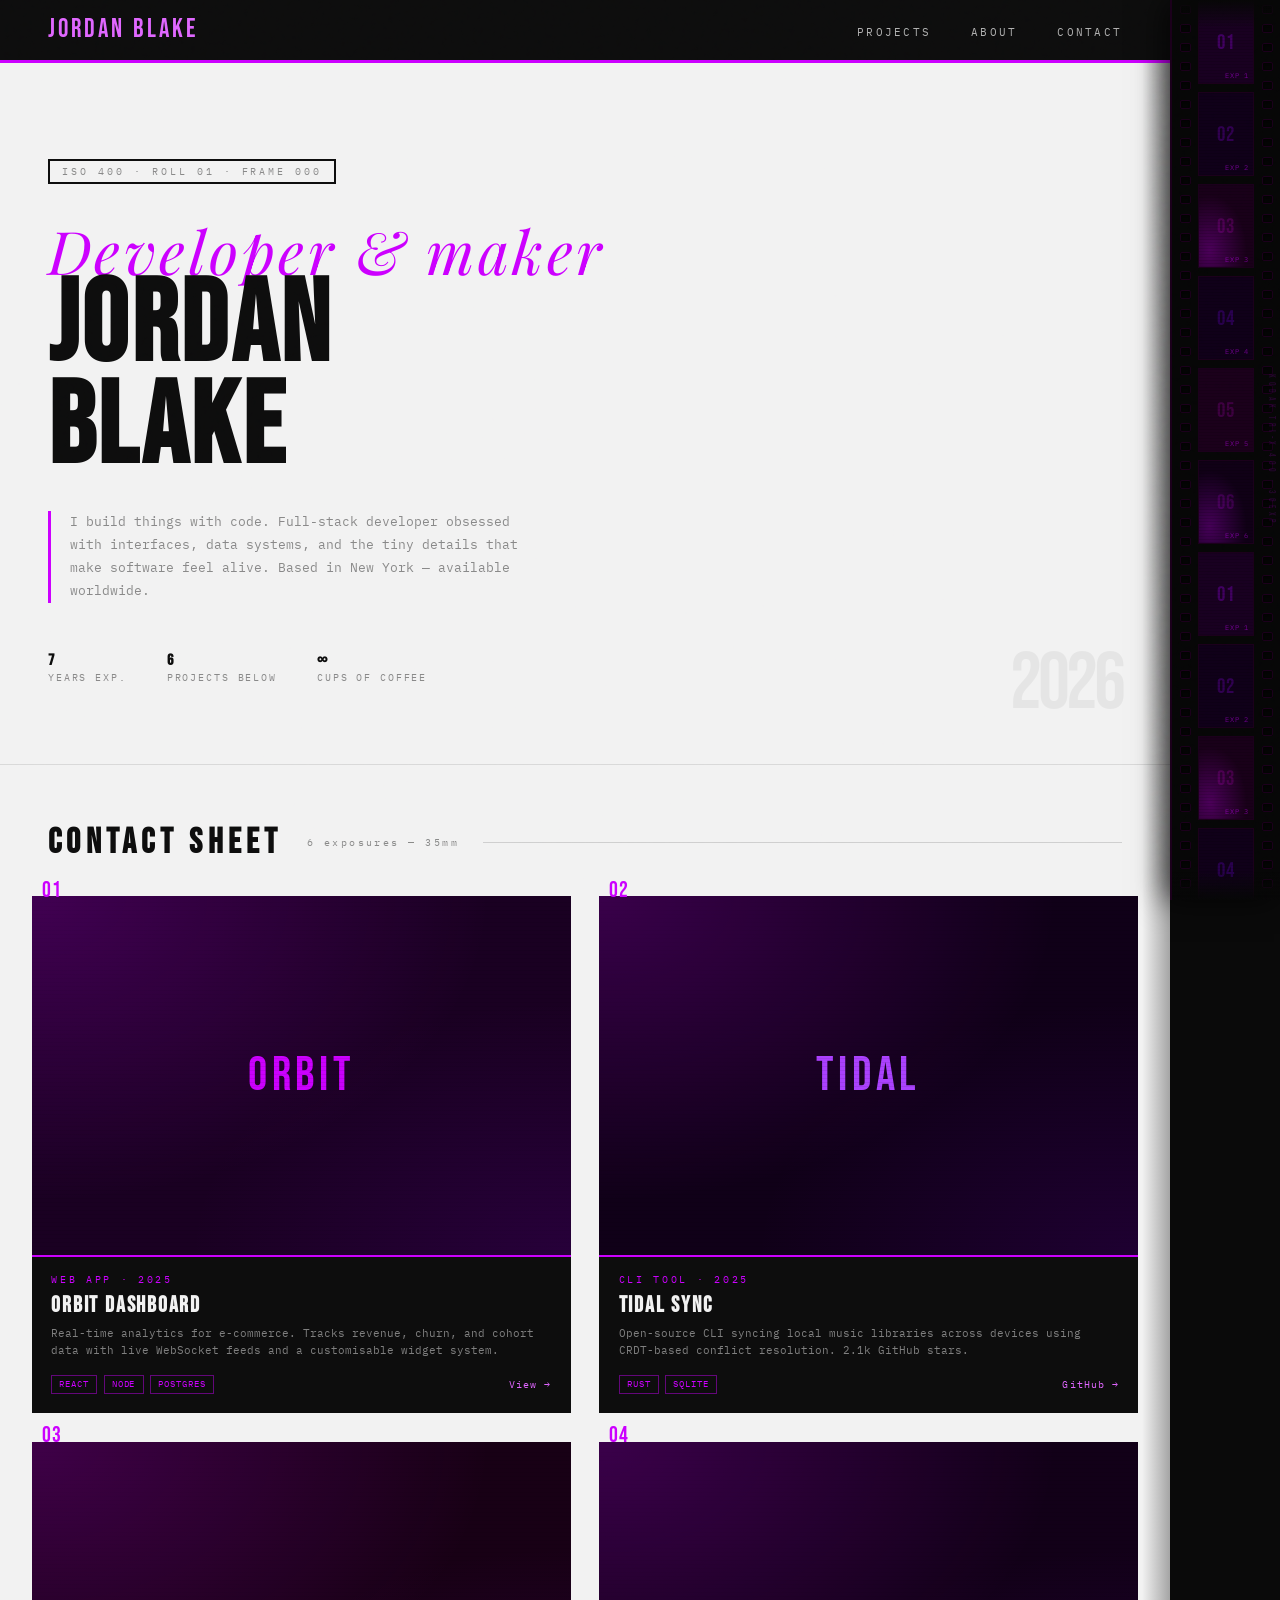
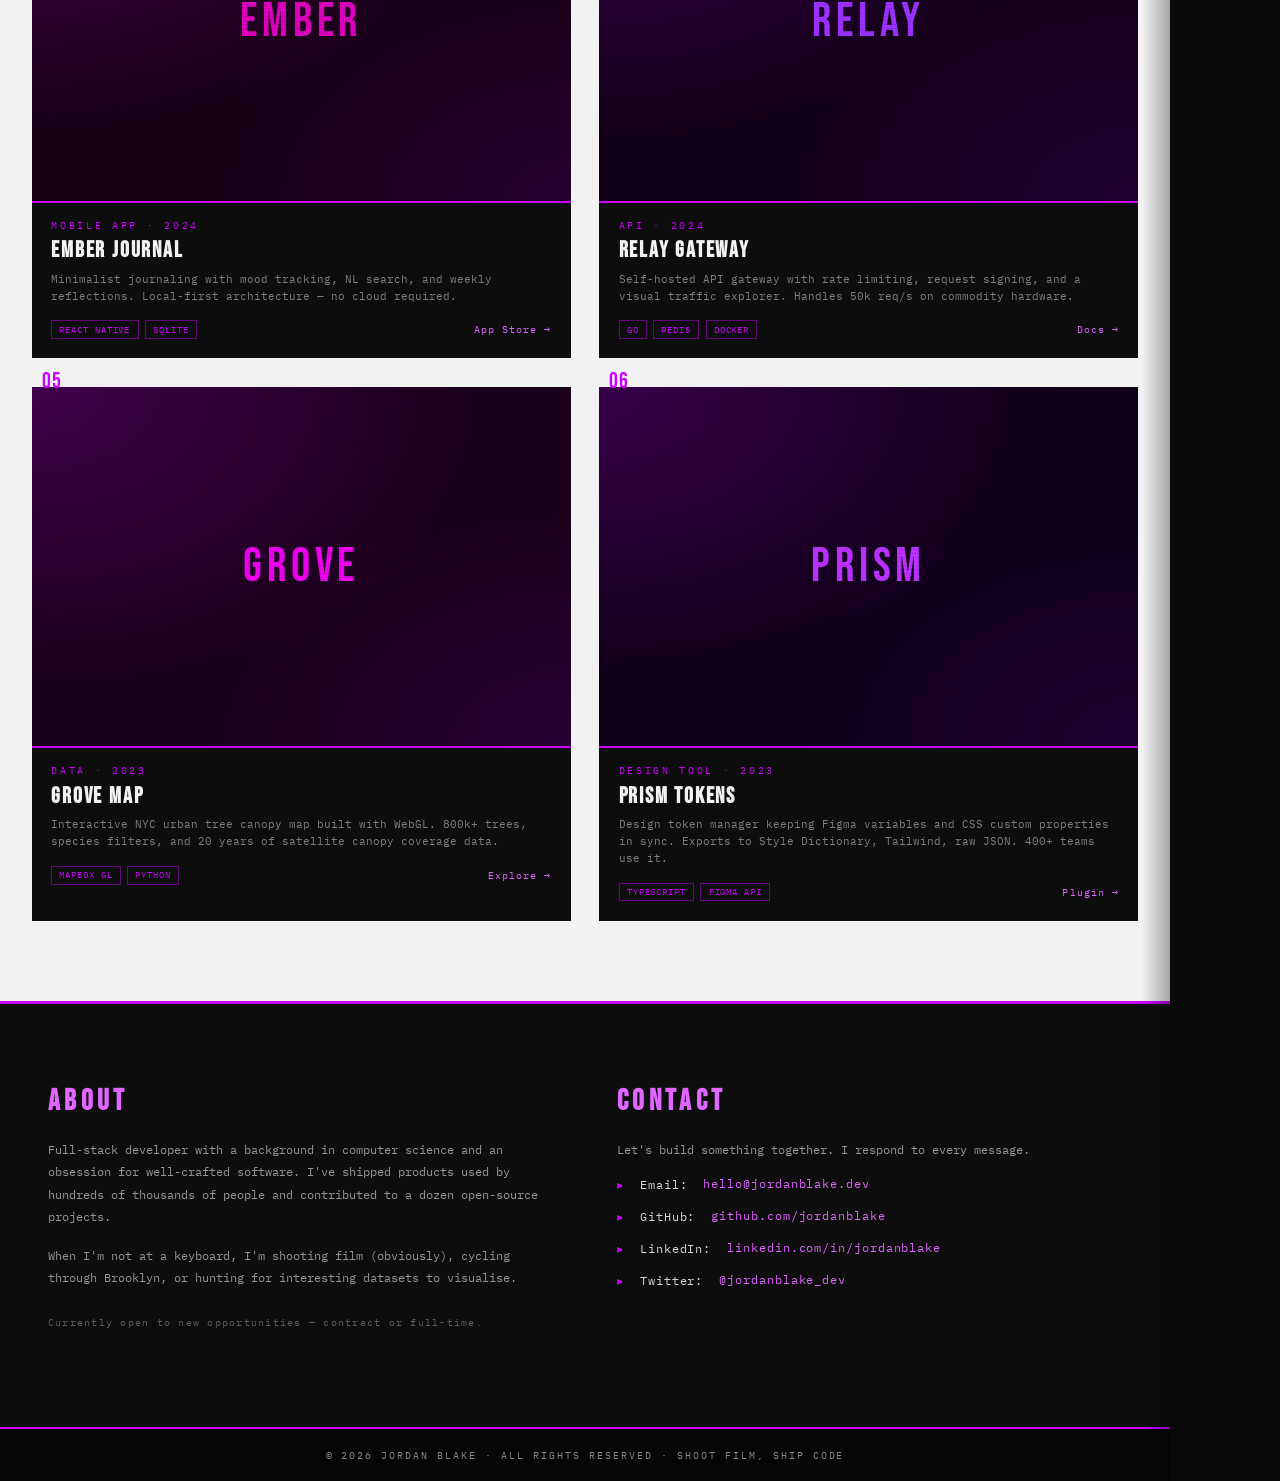
<file: index.html>
<!DOCTYPE html>
<html lang="en">
<head>
  <meta charset="UTF-8" />
  <meta name="viewport" content="width=device-width, initial-scale=1.0"/>
  <title>Jordan Blake — Portfolio</title>
  <link href="https://fonts.googleapis.com/css2?family=Special+Elite&family=Bebas+Neue&family=IBM+Plex+Mono:ital,wght@0,400;0,500;1,400&family=Playfair+Display:ital,wght@0,700;1,400&display=swap" rel="stylesheet"/>
  <link rel="stylesheet" href="css/styles.css"/>
</head>
<body>

  <!-- ═══ FILM STRIP ═══ -->
  <div class="film-strip" aria-hidden="true">
    <div class="strip-cap top"></div>

    <div class="sprocket-col left">
      <div class="sprocket-track" id="holes-left"></div>
    </div>

    <div class="frames-scroll">
      <div class="frames-inner">
        <div class="film-frame"><div class="film-frame-inner">01<div class="frame-label">EXP 1</div></div></div>
        <div class="film-frame"><div class="film-frame-inner">02<div class="frame-label">EXP 2</div></div></div>
        <div class="film-frame"><div class="film-frame-inner">03<div class="frame-label">EXP 3</div></div></div>
        <div class="film-frame"><div class="film-frame-inner">04<div class="frame-label">EXP 4</div></div></div>
        <div class="film-frame"><div class="film-frame-inner">05<div class="frame-label">EXP 5</div></div></div>
        <div class="film-frame"><div class="film-frame-inner">06<div class="frame-label">EXP 6</div></div></div>
        <!-- duplicate for seamless loop -->
        <div class="film-frame"><div class="film-frame-inner">01<div class="frame-label">EXP 1</div></div></div>
        <div class="film-frame"><div class="film-frame-inner">02<div class="frame-label">EXP 2</div></div></div>
        <div class="film-frame"><div class="film-frame-inner">03<div class="frame-label">EXP 3</div></div></div>
        <div class="film-frame"><div class="film-frame-inner">04<div class="frame-label">EXP 4</div></div></div>
        <div class="film-frame"><div class="film-frame-inner">05<div class="frame-label">EXP 5</div></div></div>
        <div class="film-frame"><div class="film-frame-inner">06<div class="frame-label">EXP 6</div></div></div>
      </div>
    </div>

    <div class="sprocket-col right">
      <div class="sprocket-track reverse" id="holes-right"></div>
    </div>

    <div class="film-brand">KODAK TRI-X 400 · 36EXP</div>
    <div class="strip-cap bottom"></div>
  </div>

  <!-- ═══ MAIN CONTENT ═══ -->
  <div class="main-content">

    <nav>
      <div class="nav-logo">Jordan Blake</div>
      <ul class="nav-links">
        <li><a href="#projects">Projects</a></li>
        <li><a href="#about">About</a></li>
        <li><a href="#contact">Contact</a></li>
      </ul>
    </nav>

    <!-- Hero -->
    <section class="hero">
      <div class="hero-frame">ISO 400 · Roll 01 · Frame 000</div>
      <h1>
        <span>Developer &amp; maker</span>
        Jordan<br/>Blake
      </h1>
      <p class="hero-sub">
        I build things with code. Full-stack developer obsessed with interfaces,
        data systems, and the tiny details that make software feel alive.
        Based in New York — available worldwide.
      </p>
      <div class="hero-meta">
        <div><strong>7</strong> Years exp.</div>
        <div><strong>6</strong> Projects below</div>
        <div><strong>∞</strong> Cups of coffee</div>
      </div>
      <div class="expo-mark">2026</div>
    </section>

    <!-- Projects -->
    <div class="section-head" id="projects">
      <h2>Contact Sheet</h2>
      <span class="frame-count">6 exposures — 35mm</span>
    </div>

    <div class="projects">

      <div class="project-card">
        <div class="frame-num">01</div>
        <div class="card-photo" data-c="1">
          <div class="card-photo-inner">ORBIT</div>
        </div>
        <div class="card-info">
          <p class="card-tag">Web App · 2025</p>
          <h3 class="card-title">Orbit Dashboard</h3>
          <p class="card-desc">Real-time analytics for e-commerce. Tracks revenue, churn, and cohort data with live WebSocket feeds and a customisable widget system.</p>
          <div class="card-footer">
            <div class="card-tech">
              <span class="tech-pill">React</span>
              <span class="tech-pill">Node</span>
              <span class="tech-pill">Postgres</span>
            </div>
            <a href="#" class="card-link">View →</a>
          </div>
        </div>
      </div>

      <div class="project-card">
        <div class="frame-num">02</div>
        <div class="card-photo" data-c="2">
          <div class="card-photo-inner">TIDAL</div>
        </div>
        <div class="card-info">
          <p class="card-tag">CLI Tool · 2025</p>
          <h3 class="card-title">Tidal Sync</h3>
          <p class="card-desc">Open-source CLI syncing local music libraries across devices using CRDT-based conflict resolution. 2.1k GitHub stars.</p>
          <div class="card-footer">
            <div class="card-tech">
              <span class="tech-pill">Rust</span>
              <span class="tech-pill">SQLite</span>
            </div>
            <a href="#" class="card-link">GitHub →</a>
          </div>
        </div>
      </div>

      <div class="project-card">
        <div class="frame-num">03</div>
        <div class="card-photo" data-c="3">
          <div class="card-photo-inner">EMBER</div>
        </div>
        <div class="card-info">
          <p class="card-tag">Mobile App · 2024</p>
          <h3 class="card-title">Ember Journal</h3>
          <p class="card-desc">Minimalist journaling with mood tracking, NL search, and weekly reflections. Local-first architecture — no cloud required.</p>
          <div class="card-footer">
            <div class="card-tech">
              <span class="tech-pill">React Native</span>
              <span class="tech-pill">SQLite</span>
            </div>
            <a href="#" class="card-link">App Store →</a>
          </div>
        </div>
      </div>

      <div class="project-card">
        <div class="frame-num">04</div>
        <div class="card-photo" data-c="4">
          <div class="card-photo-inner">RELAY</div>
        </div>
        <div class="card-info">
          <p class="card-tag">API · 2024</p>
          <h3 class="card-title">Relay Gateway</h3>
          <p class="card-desc">Self-hosted API gateway with rate limiting, request signing, and a visual traffic explorer. Handles 50k req/s on commodity hardware.</p>
          <div class="card-footer">
            <div class="card-tech">
              <span class="tech-pill">Go</span>
              <span class="tech-pill">Redis</span>
              <span class="tech-pill">Docker</span>
            </div>
            <a href="#" class="card-link">Docs →</a>
          </div>
        </div>
      </div>

      <div class="project-card">
        <div class="frame-num">05</div>
        <div class="card-photo" data-c="5">
          <div class="card-photo-inner">GROVE</div>
        </div>
        <div class="card-info">
          <p class="card-tag">Data · 2023</p>
          <h3 class="card-title">Grove Map</h3>
          <p class="card-desc">Interactive NYC urban tree canopy map built with WebGL. 800k+ trees, species filters, and 20 years of satellite canopy coverage data.</p>
          <div class="card-footer">
            <div class="card-tech">
              <span class="tech-pill">Mapbox GL</span>
              <span class="tech-pill">Python</span>
            </div>
            <a href="#" class="card-link">Explore →</a>
          </div>
        </div>
      </div>

      <div class="project-card">
        <div class="frame-num">06</div>
        <div class="card-photo" data-c="6">
          <div class="card-photo-inner">PRISM</div>
        </div>
        <div class="card-info">
          <p class="card-tag">Design Tool · 2023</p>
          <h3 class="card-title">Prism Tokens</h3>
          <p class="card-desc">Design token manager keeping Figma variables and CSS custom properties in sync. Exports to Style Dictionary, Tailwind, raw JSON. 400+ teams use it.</p>
          <div class="card-footer">
            <div class="card-tech">
              <span class="tech-pill">TypeScript</span>
              <span class="tech-pill">Figma API</span>
            </div>
            <a href="#" class="card-link">Plugin →</a>
          </div>
        </div>
      </div>

    </div>

    <!-- About + Contact -->
    <div class="lower" id="about">
      <div>
        <h3>About</h3>
        <p>Full-stack developer with a background in computer science and an obsession for well-crafted software. I've shipped products used by hundreds of thousands of people and contributed to a dozen open-source projects.</p>
        <p>When I'm not at a keyboard, I'm shooting film (obviously), cycling through Brooklyn, or hunting for interesting datasets to visualise.</p>
        <p class="availability">Currently open to new opportunities — contract or full-time.</p>
      </div>
      <div id="contact">
        <h3>Contact</h3>
        <p>Let's build something together. I respond to every message.</p>
        <ul class="contact-list">
          <li>Email: <a href="mailto:hello@jordanblake.dev">hello@jordanblake.dev</a></li>
          <li>GitHub: <a href="#">github.com/jordanblake</a></li>
          <li>LinkedIn: <a href="#">linkedin.com/in/jordanblake</a></li>
          <li>Twitter: <a href="#">@jordanblake_dev</a></li>
        </ul>
      </div>
    </div>

    <footer>© 2026 Jordan Blake · All rights reserved · Shoot film, ship code</footer>

  </div>

  <script src="js/script.js"></script>
</body>
</html>
</file>
<file: css/styles.css>
*, *::before, *::after {
  box-sizing: border-box;
  margin: 0;
  padding: 0;
}

:root {
  --bg:        #0a0a0a;
  --paper:     #f2f2f2;
  --paper2:    #d9d9d9;
  --ink:       #0d0d0d;
  --amber:     #cc00ff;
  --amber-lt:  #e066ff;
  --red:       #7700cc;
  --film-bg:   #060606;
  --film-hole: #030303;
  --muted:     #888888;
  --strip-w:   110px;
}

html {
  scroll-behavior: smooth;
}

body {
  background: var(--bg);
  color: var(--ink);
  font-family: 'IBM Plex Mono', monospace;
  display: flex;
  min-height: 100vh;
  overflow-x: hidden;
}

/* Grain overlay */
body::after {
  content: '';
  position: fixed;
  inset: 0;
  pointer-events: none;
  z-index: 9999;
  background-image: url("data:image/svg+xml,%3Csvg viewBox='0 0 200 200' xmlns='http://www.w3.org/2000/svg'%3E%3Cfilter id='g'%3E%3CfeTurbulence type='fractalNoise' baseFrequency='0.75' numOctaves='4' stitchTiles='stitch'/%3E%3C/filter%3E%3Crect width='100%25' height='100%25' filter='url(%23g)' opacity='1'/%3E%3C/svg%3E");
  opacity: 0.055;
  mix-blend-mode: overlay;
}

/* ── MAIN CONTENT ── */
.main-content {
  flex: 1;
  min-width: 0;
  margin-right: var(--strip-w);
  background: var(--paper);
  position: relative;
  overflow: hidden;
}

.main-content::after {
  content: '';
  position: absolute;
  top: 0; right: -2px; bottom: 0;
  width: 30px;
  background: linear-gradient(to right, transparent, rgba(4,4,4,0.35));
  pointer-events: none;
  z-index: 10;
}

/* ── NAV ── */
nav {
  position: sticky;
  top: 0;
  z-index: 50;
  background: var(--ink);
  color: var(--paper);
  display: flex;
  justify-content: space-between;
  align-items: center;
  padding: 0.9rem 3rem;
  border-bottom: 3px solid var(--amber);
}

.nav-logo {
  font-family: 'Bebas Neue', sans-serif;
  font-size: 1.6rem;
  letter-spacing: 0.12em;
  color: var(--amber-lt);
}

.nav-links {
  display: flex;
  gap: 2.5rem;
  list-style: none;
}

.nav-links a {
  color: var(--paper2);
  text-decoration: none;
  font-size: 0.7rem;
  letter-spacing: 0.2em;
  text-transform: uppercase;
  opacity: 0.8;
  transition: opacity 0.2s, color 0.2s;
}

.nav-links a:hover {
  opacity: 1;
  color: var(--amber-lt);
}

/* ── HERO ── */
.hero {
  padding: 6rem 3rem 5rem;
  position: relative;
  border-bottom: 1px solid var(--paper2);
  background: var(--paper);
}

.hero-frame {
  border: 2px solid var(--ink);
  display: inline-block;
  padding: 0.25rem 0.75rem;
  font-size: 0.62rem;
  letter-spacing: 0.3em;
  text-transform: uppercase;
  color: var(--muted);
  margin-bottom: 2.5rem;
}

h1 {
  font-family: 'Bebas Neue', sans-serif;
  font-size: clamp(4.5rem, 9vw, 8.5rem);
  line-height: 0.88;
  letter-spacing: 0.03em;
  color: var(--ink);
  margin-bottom: 2rem;
}

h1 span {
  display: block;
  color: var(--amber);
  font-family: 'Playfair Display', serif;
  font-style: italic;
  font-weight: 400;
  font-size: 0.52em;
}

.hero-sub {
  max-width: 480px;
  font-size: 0.82rem;
  line-height: 1.75;
  color: var(--muted);
  border-left: 3px solid var(--amber);
  padding-left: 1.2rem;
  margin-bottom: 3rem;
}

.hero-meta {
  display: flex;
  gap: 2.5rem;
  font-size: 0.65rem;
  letter-spacing: 0.18em;
  text-transform: uppercase;
  color: var(--muted);
}

.hero-meta strong {
  color: var(--ink);
  display: block;
  font-size: 1rem;
  letter-spacing: 0;
  font-family: 'Bebas Neue', sans-serif;
}

.expo-mark {
  position: absolute;
  bottom: 2.5rem;
  right: 3rem;
  font-family: 'Bebas Neue', sans-serif;
  font-size: 5rem;
  color: rgba(0,0,0,0.05);
  letter-spacing: -0.05em;
  line-height: 1;
  user-select: none;
}

/* ── SECTION HEADING ── */
.section-head {
  padding: 3.5rem 3rem 2rem;
  display: flex;
  align-items: center;
  gap: 1.5rem;
}

.section-head h2 {
  font-family: 'Bebas Neue', sans-serif;
  font-size: 2.2rem;
  letter-spacing: 0.15em;
  color: var(--ink);
}

.section-head::after {
  content: '';
  flex: 1;
  height: 1px;
  background: var(--ink);
  opacity: 0.15;
}

.frame-count {
  font-size: 0.62rem;
  letter-spacing: 0.25em;
  color: var(--muted);
  white-space: nowrap;
}

/* ── PROJECT GRID ── */
.projects {
  padding: 0 2rem 5rem;
  display: grid;
  grid-template-columns: repeat(2, 1fr);
  gap: 1.8rem;
}

.project-card {
  background: var(--ink);
  position: relative;
  cursor: pointer;
  transition: transform 0.25s;
}

.project-card:hover {
  transform: scale(1.015) rotate(-0.3deg);
}

.frame-num {
  position: absolute;
  top: -1.2rem;
  left: 0.6rem;
  font-family: 'Bebas Neue', sans-serif;
  font-size: 1.4rem;
  color: var(--amber);
  letter-spacing: 0.05em;
  z-index: 5;
}

.card-photo {
  width: 100%;
  aspect-ratio: 3/2;
  position: relative;
  overflow: hidden;
}

.card-photo-inner {
  width: 100%;
  height: 100%;
  display: flex;
  align-items: center;
  justify-content: center;
  font-family: 'Bebas Neue', sans-serif;
  font-size: 3rem;
  letter-spacing: 0.1em;
  position: relative;
}

.card-photo[data-c="1"] .card-photo-inner { background: #1a0022; color: #cc00ff; }
.card-photo[data-c="2"] .card-photo-inner { background: #100018; color: #aa44ff; }
.card-photo[data-c="3"] .card-photo-inner { background: #180015; color: #dd00bb; }
.card-photo[data-c="4"] .card-photo-inner { background: #120018; color: #9933ff; }
.card-photo[data-c="5"] .card-photo-inner { background: #1a001a; color: #ee00ee; }
.card-photo[data-c="6"] .card-photo-inner { background: #0f0018; color: #bb33ff; }

/* Scan-line overlay */
.card-photo::after {
  content: '';
  position: absolute;
  inset: 0;
  background: repeating-linear-gradient(
    0deg,
    rgba(0,0,0,0.07) 0px, rgba(0,0,0,0.07) 1px,
    transparent 1px, transparent 4px
  );
  pointer-events: none;
}

/* Light-leak corners */
.card-photo::before {
  content: '';
  position: absolute;
  inset: 0;
  z-index: 2;
  background:
    radial-gradient(ellipse at 0% 0%, rgba(204,0,255,0.22), transparent 60%),
    radial-gradient(ellipse at 100% 100%, rgba(119,0,204,0.14), transparent 50%);
  pointer-events: none;
}

.card-info {
  padding: 1rem 1.2rem 1.2rem;
  border-top: 2px solid var(--amber);
  position: relative;
}

.card-tag {
  font-size: 0.6rem;
  letter-spacing: 0.28em;
  text-transform: uppercase;
  color: var(--amber);
  margin-bottom: 0.35rem;
}

.card-title {
  font-family: 'Bebas Neue', sans-serif;
  font-size: 1.4rem;
  letter-spacing: 0.08em;
  color: var(--paper);
  margin-bottom: 0.4rem;
}

.card-desc {
  font-size: 0.68rem;
  line-height: 1.55;
  color: rgba(242,242,242,0.5);
  margin-bottom: 1rem;
}

.card-footer {
  display: flex;
  justify-content: space-between;
  align-items: center;
}

.card-tech {
  display: flex;
  gap: 0.4rem;
  flex-wrap: wrap;
}

.tech-pill {
  font-size: 0.57rem;
  letter-spacing: 0.1em;
  text-transform: uppercase;
  color: var(--amber);
  border: 1px solid rgba(204,0,255,0.45);
  padding: 0.15rem 0.45rem;
}

.card-link {
  font-size: 0.65rem;
  color: var(--amber-lt);
  text-decoration: none;
  letter-spacing: 0.1em;
  border-bottom: 1px solid transparent;
  transition: border-color 0.2s;
}

.card-link:hover {
  border-color: var(--amber-lt);
}

/* ── ABOUT + CONTACT ── */
.lower {
  background: var(--ink);
  color: var(--paper);
  padding: 5rem 3rem;
  display: grid;
  grid-template-columns: 1fr 1fr;
  gap: 4rem;
  border-top: 3px solid var(--amber);
}

.lower h3 {
  font-family: 'Bebas Neue', sans-serif;
  font-size: 1.8rem;
  letter-spacing: 0.15em;
  color: var(--amber-lt);
  margin-bottom: 1.2rem;
}

.lower p {
  font-size: 0.78rem;
  line-height: 1.8;
  color: rgba(242,242,242,0.6);
  margin-bottom: 1rem;
}

.availability {
  color: rgba(242,242,242,0.35) !important;
  font-size: 0.65rem !important;
  margin-top: 1.5rem;
  letter-spacing: 0.12em;
}

.contact-list {
  list-style: none;
  display: flex;
  flex-direction: column;
  gap: 1rem;
  margin-top: 1rem;
}

.contact-list li {
  display: flex;
  align-items: center;
  gap: 1rem;
  font-size: 0.72rem;
  letter-spacing: 0.08em;
  color: var(--paper2);
}

.contact-list li::before {
  content: '▸';
  color: var(--amber);
}

.contact-list a {
  color: var(--amber-lt);
  text-decoration: none;
  border-bottom: 1px solid transparent;
  transition: border-color 0.2s;
}

.contact-list a:hover {
  border-color: var(--amber-lt);
}

footer {
  background: var(--film-bg);
  color: var(--muted);
  text-align: center;
  font-size: 0.62rem;
  letter-spacing: 0.2em;
  text-transform: uppercase;
  padding: 1.2rem;
  border-top: 2px solid var(--amber);
}

/* ════════════════════════════
   FILM STRIP (fixed right)
════════════════════════════ */
.film-strip {
  position: fixed;
  top: 0;
  right: 0;
  width: var(--strip-w);
  height: 100vh;
  background: var(--film-bg);
  z-index: 200;
  display: flex;
  flex-direction: column;
  overflow: hidden;
  border-left: 2px solid #1a001a;
  box-shadow: -6px 0 28px rgba(0,0,0,0.7);
}

.sprocket-col {
  position: absolute;
  top: 0;
  bottom: 0;
  width: 18px;
  display: flex;
  flex-direction: column;
  align-items: center;
}

.sprocket-col.left  { left: 4px; }
.sprocket-col.right { right: 4px; }

.sprocket-track {
  display: flex;
  flex-direction: column;
  animation: sprocket-scroll 5s linear infinite;
}

.sprocket-track.reverse {
  animation-direction: reverse;
  animation-duration: 7s;
}

@keyframes sprocket-scroll {
  from { transform: translateY(0); }
  to   { transform: translateY(-50%); }
}

.hole {
  width: 11px;
  height: 9px;
  background: var(--film-hole);
  border-radius: 2px;
  border: 1px solid #1a001a;
  margin: 5px 0;
  flex-shrink: 0;
  box-shadow: inset 0 1px 2px rgba(0,0,0,0.8);
}

.frames-scroll {
  flex: 1;
  overflow: hidden;
  position: relative;
  margin: 0 26px;
}

.frames-inner {
  display: flex;
  flex-direction: column;
  animation: frames-scroll 16s linear infinite;
}

@keyframes frames-scroll {
  from { transform: translateY(0); }
  to   { transform: translateY(-50%); }
}

.film-frame {
  width: 100%;
  aspect-ratio: 2/3;
  position: relative;
  flex-shrink: 0;
  margin-bottom: 8px;
  border: 1px solid #1a001a;
  overflow: hidden;
}

.film-frame-inner {
  width: 100%;
  height: 100%;
  display: flex;
  align-items: center;
  justify-content: center;
  font-family: 'Bebas Neue', sans-serif;
  font-size: 1.3rem;
  letter-spacing: 0.05em;
  position: relative;
}

.film-frame:nth-child(1)  .film-frame-inner { background: #180020; color: #400060; }
.film-frame:nth-child(2)  .film-frame-inner { background: #0f0018; color: #300050; }
.film-frame:nth-child(3)  .film-frame-inner { background: #180018; color: #3d003d; }
.film-frame:nth-child(4)  .film-frame-inner { background: #0f0018; color: #28004d; }
.film-frame:nth-child(5)  .film-frame-inner { background: #1a001a; color: #3d0040; }
.film-frame:nth-child(6)  .film-frame-inner { background: #0f0015; color: #30003d; }
.film-frame:nth-child(7)  .film-frame-inner { background: #180020; color: #400060; }
.film-frame:nth-child(8)  .film-frame-inner { background: #0f0018; color: #300050; }
.film-frame:nth-child(9)  .film-frame-inner { background: #180018; color: #3d003d; }
.film-frame:nth-child(10) .film-frame-inner { background: #0f0018; color: #28004d; }
.film-frame:nth-child(11) .film-frame-inner { background: #1a001a; color: #3d0040; }
.film-frame:nth-child(12) .film-frame-inner { background: #0f0015; color: #30003d; }

/* Scan-line overlay on film frames */
.film-frame::after {
  content: '';
  position: absolute;
  inset: 0;
  background: repeating-linear-gradient(
    0deg,
    rgba(0,0,0,0.12) 0px, rgba(0,0,0,0.12) 1px,
    transparent 1px, transparent 3px
  );
  pointer-events: none;
}

/* Light-leak on every third frame */
.film-frame:nth-child(3n) .film-frame-inner::before {
  content: '';
  position: absolute;
  inset: 0;
  background: radial-gradient(ellipse at 20% 80%, rgba(204,0,255,0.28), transparent 60%);
}

.frame-label {
  position: absolute;
  bottom: 3px;
  right: 4px;
  font-family: 'IBM Plex Mono', monospace;
  font-size: 0.45rem;
  color: rgba(204,0,255,0.5);
  letter-spacing: 0.1em;
}

.film-brand {
  writing-mode: vertical-rl;
  text-orientation: mixed;
  font-family: 'Bebas Neue', sans-serif;
  font-size: 0.55rem;
  letter-spacing: 0.4em;
  color: rgba(204,0,255,0.15);
  position: absolute;
  top: 50%;
  right: 3px;
  transform: translateY(-50%);
  user-select: none;
  pointer-events: none;
  z-index: 5;
}

.strip-cap {
  height: 28px;
  position: absolute;
  left: 0;
  right: 0;
  z-index: 10;
  pointer-events: none;
}

.strip-cap.top    { top: 0;    background: linear-gradient(var(--film-bg), transparent); }
.strip-cap.bottom { bottom: 0; background: linear-gradient(transparent, var(--film-bg)); }

/* ── RESPONSIVE ── */
@media (max-width: 860px) {
  .projects { grid-template-columns: 1fr; }
  .lower    { grid-template-columns: 1fr; }
  :root     { --strip-w: 70px; }
}

@media (max-width: 600px) {
  :root { --strip-w: 52px; }
  nav { padding: 0.9rem 1.2rem; }
  .hero, .projects, .lower { padding-left: 1.2rem; padding-right: 1.2rem; }
  .nav-links { display: none; }
}
</file>
